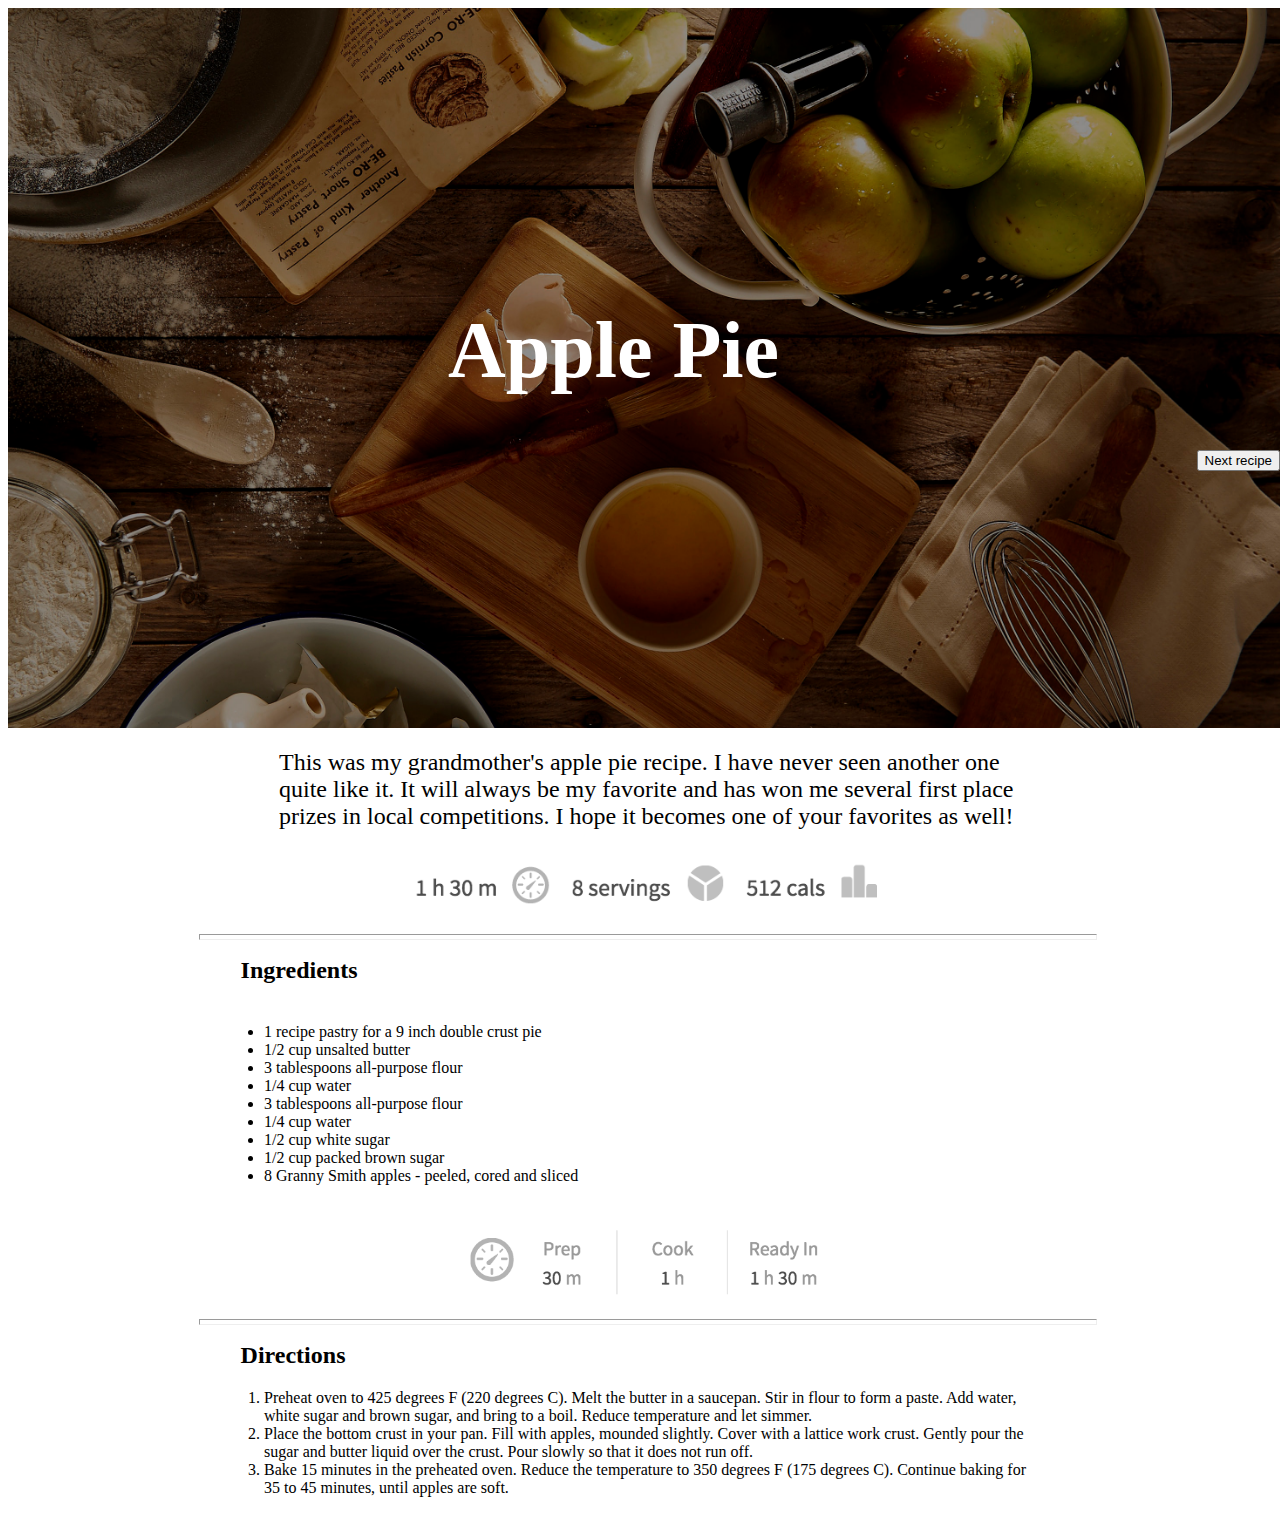
<file: lab-css-recipes-clone-master/apple-pie/index.html>
<!DOCTYPE html>
<html lang="en">
  <head>
    <meta charset="UTF-8" />
    <meta name="viewport" content="width=device-width, initial-scale=1.0" />
    <link rel="stylesheet" href="./styles/style.css">
    <title>Apple Pie Recipe</title>
    <!-- don't forget to link your styles -->
  </head>
  <body>
    <header>
      <!-- <div class="prueba"></div> -->
      
      <img id="img-div" src="./images/apple-pie.jpg" alt="Apple pie">
      <h1>Apple Pie</h1>
    <!-- <div id="img-1"></div> -->
  </header>
 
     <p id="introduction">This was my grandmother's apple pie recipe. I have never seen another one quite like it. It will always
    be my favorite and has won me several first place prizes in local competitions. I hope it becomes one of your
    favorites as well! </p>
    <img class="img-format" src="./images/recipe-info.png" alt="recipe info">
    <hr/>
    <h2>Ingredients</h2>
    <p> <ul>
      <li>1 recipe pastry for a 9 inch double crust pie </li>
      <li>1/2 cup unsalted butter </li>
      <li>3 tablespoons all-purpose flour </li>
      <li>1/4 cup water </li>
      <li>3 tablespoons all-purpose flour </li>
      <li>1/4 cup water </li>
      <li>1/2 cup white sugar </li>
      <li>1/2 cup packed brown sugar </li>
      <li>8 Granny Smith apples - peeled, cored and sliced </ul>
    </p>
    <img class="img-format-1" 
     src="./images/cooking-info.png" alt="cooking info">
    <hr/>

    <h2>Directions</h2>
    
    <ol>
      <li>Preheat oven to 425 degrees F (220 degrees
      C). Melt the butter in a saucepan. Stir in flour to form a paste. Add water, white sugar and brown sugar, and bring
     to a boil. Reduce temperature and let simmer. </li>
      <li>Place the bottom crust in your pan. Fill with apples, mounded
      slightly. Cover with a lattice work crust. Gently pour the sugar and butter liquid over the crust. Pour slowly so
      that it does not run off. </li>
      <li>Bake 15 minutes in the preheated oven. Reduce the temperature to 350 degrees F (175
      degrees C). Continue baking for 35 to 45 minutes, until apples are soft.</li>
    </ol>
  </div>
  <a href="../french-soup/index.html"><button>Next recipe</button></a>
 
  </body>
</html>
</file>
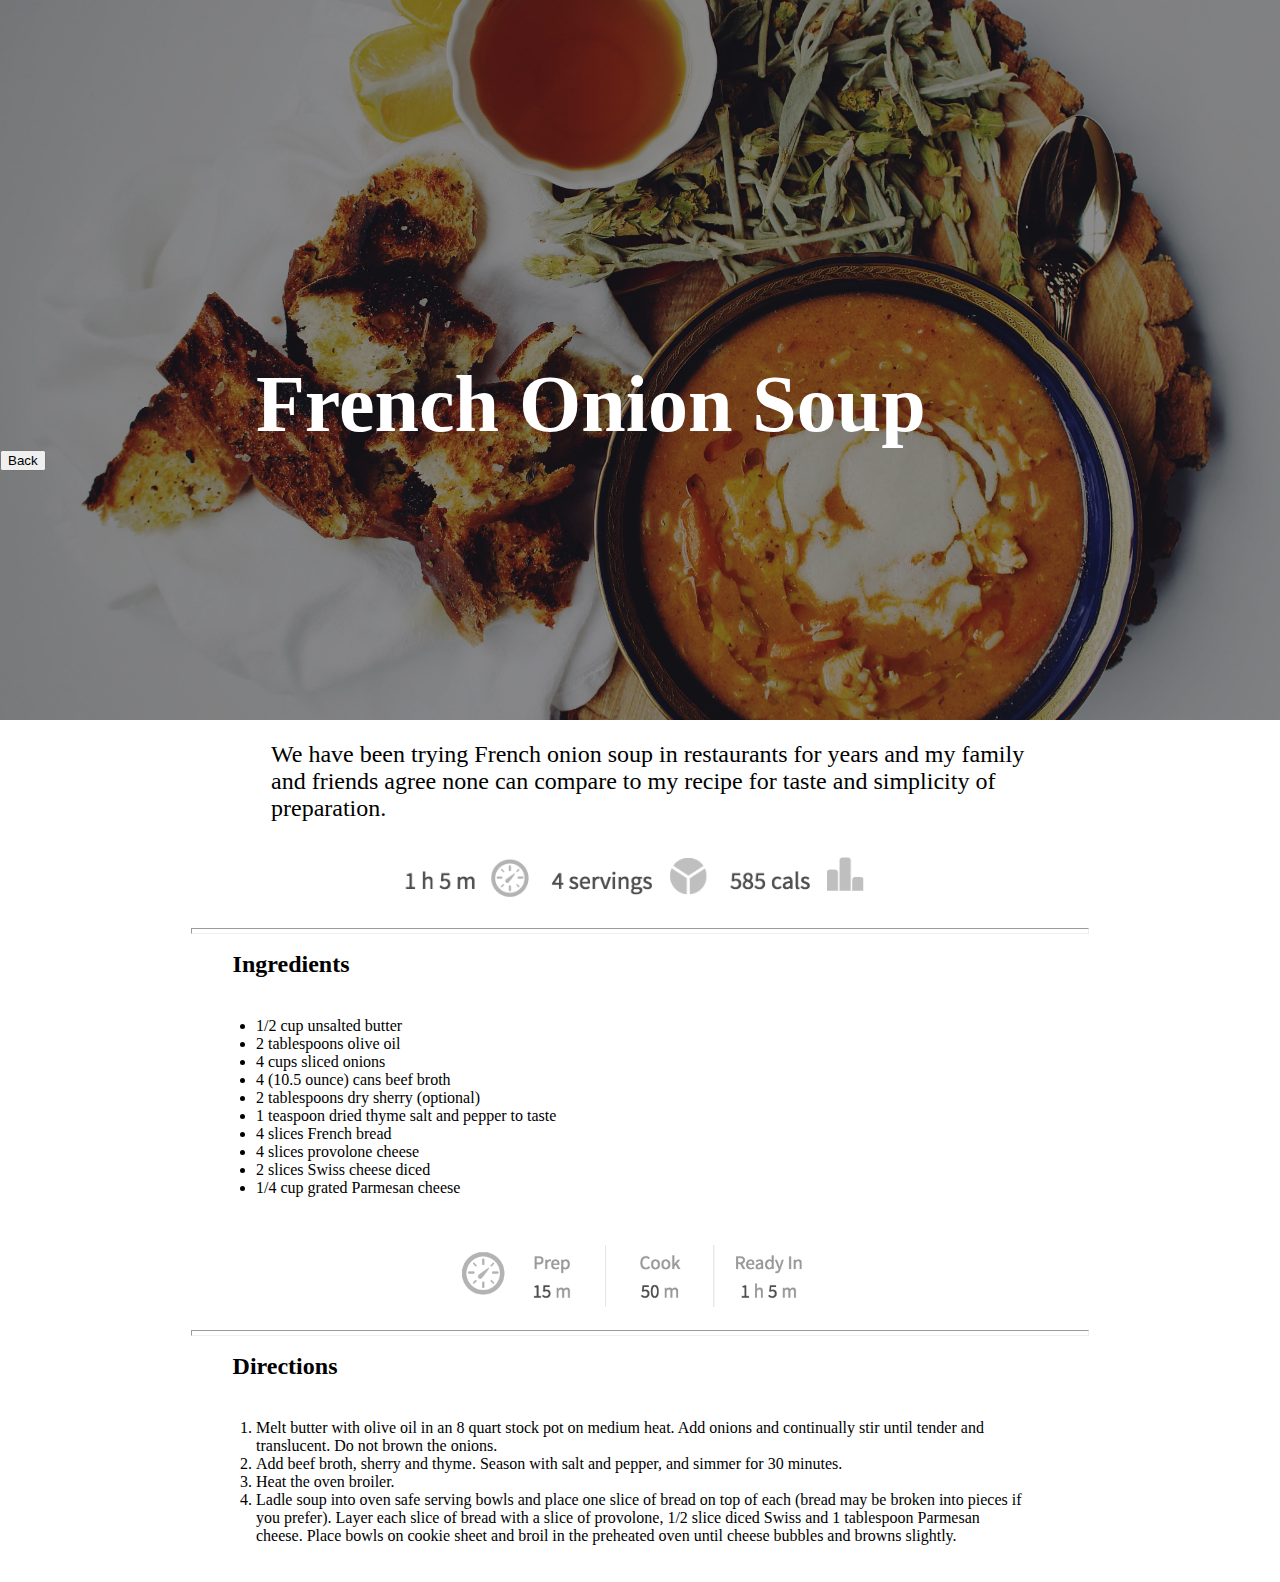
<file: lab-css-recipes-clone-master/french-soup/index.html>
<!DOCTYPE html>
<html lang="en">
  <head>
    <meta charset="UTF-8" />
    <meta name="viewport" content="width=device-width, initial-scale=1.0" />
    <link rel="stylesheet" href="./styles/style.css">
    <title>French Onion Soup Recipe</title>
    <!-- don't forget to link your styles -->
  </head>
  <main>
  <header>
    <img id="img-div" src="./images/soup.jpg" alt="Soup">
    <h1>French Onion Soup</h1> 

  </header>
  <body>
    
    <p id="introduction">We have been trying French onion soup in restaurants for years and my family and friends agree
    none can compare to my recipe for taste and simplicity of preparation.</p>
    
    <img class="img-format" src="./images/recipe-info.png" alt="recipe info">
    <hr/>

    <h2>Ingredients</h2> 
    <p><ul>
      <li>1/2 cup unsalted butter </li> 
      <li>2 tablespoons olive oil </li>
      <li>4 cups sliced onions </li>
      <li>4 (10.5 ounce) cans beef broth </li>
      <li>2 tablespoons dry sherry (optional)</li> 
      <li>1 teaspoon dried thyme salt and pepper to taste </li>
      <li>4 slices French bread </li>
      <li>4 slices provolone cheese </li>
      <li> 2 slices Swiss cheese diced </li>
      <li>1/4 cup grated Parmesan cheese </ul>
    </p>
    <img class="img-format-1" 
     src="./images/cooking-info.png" alt="cooking info">
    <hr/>
    
    <h2>Directions</h2>
    
    <p><ol>
      <li>Melt butter with olive oil in an 8 quart stock pot on medium heat.
      Add onions and continually stir until tender and translucent. Do not brown the onions. </li>
      <li>Add beef broth, sherry and thyme. Season with salt and pepper, and simmer for 30 minutes. </li>
      <li>Heat the oven broiler. </li>
     <li>Ladle soup into oven safe serving bowls and place one slice of bread on top of each (bread may be broken into pieces if you prefer). Layer each slice of bread with a slice of provolone, 1/2 slice diced Swiss and 1 tablespoon Parmesan cheese. Place bowls on cookie sheet and broil in the preheated oven until cheese bubbles and browns slightly.</li></ol></p>
      </body>
      <a href="../apple-pie/index.html"><button>Back</button></a>
  </main>
  

</html>
</file>
<file: lab-css-recipes-clone-master/apple-pie/styles/style.css>
body{
    width: 100vw;
    font-family: 'Times New Roman', Times, serif;
    font-size: 16px
}


.prueba{
    background-image: url("https://concepto.de/wp-content/uploads/2018/08/monta%C3%B1as-e1533762816593.jpg");
    width: 100vw;
    height: 60vh;
}

#introduction{
    font-size:24px
}

  header h1{

 font-size: 5em;
 position: absolute;
 left: 35%;
 bottom: 50%;
 color: white;
}

p, hr, ul, ol{
    width: 60%;
    padding: 2px 20%;
    margin: auto, 10px
}
    
hr{
    width: 30vw;
}

  h1 {
    text-align: center;
    
  }

  h2{
    padding: 2px 17%
  }

  .img-format{
    height: auto;
    display: block;
    margin: auto;
    width: 40%;

  }

  .img-format-1{
    height: auto;
    display: block;
    margin: auto;
    width: 30%;

  }

  #img-div{
    width: 100vw;
    height: 80vh;
    object-fit: cover;

  }

#img-1{
    background-image: url("../images/apple-pie.jpg");
    height: 40vh;
    width: 100vw;
    object-fit: contain;
}

  p, h2 {
    margin:15px;
  }

  img{
    background-image: no-repeat center center/cover;
    height: 650px;
    position: relative;
    width: 100%;
    height: auto;
    margin: 0;
  }

  button{
    position: fixed;
    top: 50%;
    right: 0%;
  }
</file>
<file: lab-css-recipes-clone-master/french-soup/styles/style.css>
/*Some necessary adjustments*/
h1, body, html, main {
  margin: 0;
}
/*Import the font and set the default size*/
html {
  font-family: 'Open Sans', sans-serif;
  font-size: 18px
}

body{
  width: 100vw;
  font-family: 'Times New Roman', Times, serif;
  font-size: 16px
}


.prueba{
  background-image: url("https://concepto.de/wp-content/uploads/2018/08/monta%C3%B1as-e1533762816593.jpg");
  width: 100vw;
  height: 60vh;
}

#introduction{
  font-size:24px
}

header h1{

font-size: 5em;
position: absolute;
left: 20%;
bottom: 50%;
color: white;
}

p, hr, ul, ol{
  width: 60%;
  padding: 2px 20%;
  margin: auto, 10px
}
  
hr{
  width: 30vw;
}

h1 {
  text-align: center;
  
}

h2{
  padding: 2px 17%
}

.img-format{
  height: auto;
  display: block;
  margin: auto;
  width: 40%;

}

.img-format-1{
  height: auto;
  display: block;
  margin: auto;
  width: 30%;

}

#img-div{
  width: 100vw;
  height: 80vh;
  object-fit: cover;

}

#img-1{
  background-image: url("../images/apple-pie.jpg");
  height: 40vh;
  width: 100vw;
  object-fit: contain;
}

p, h2 {
  margin:15px;
}

img{
  background-image: no-repeat center center/cover;
  height: 650px;
  position: relative;
  width: 100%;
  height: auto;
  margin: 0;
}

button{
  position: fixed;
  top: 50%;
  left: 0%;
  
}
</file>
